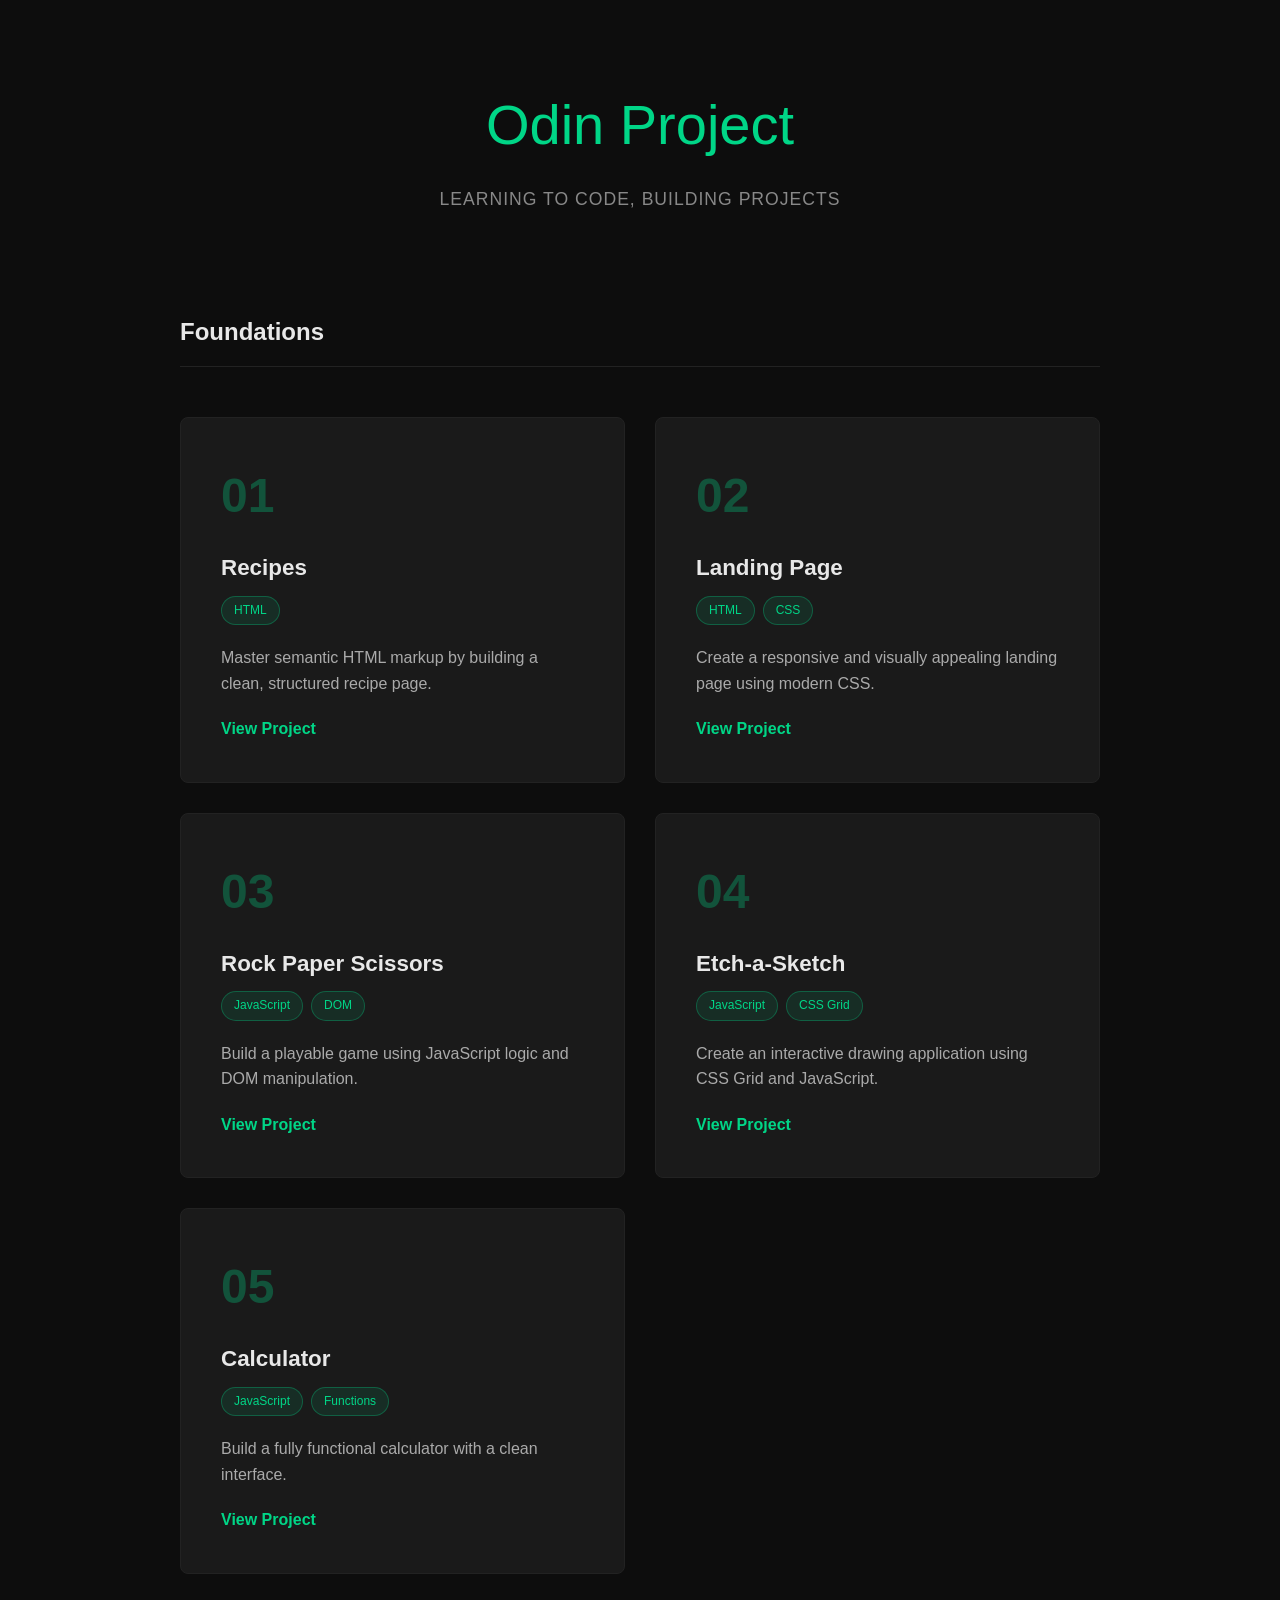
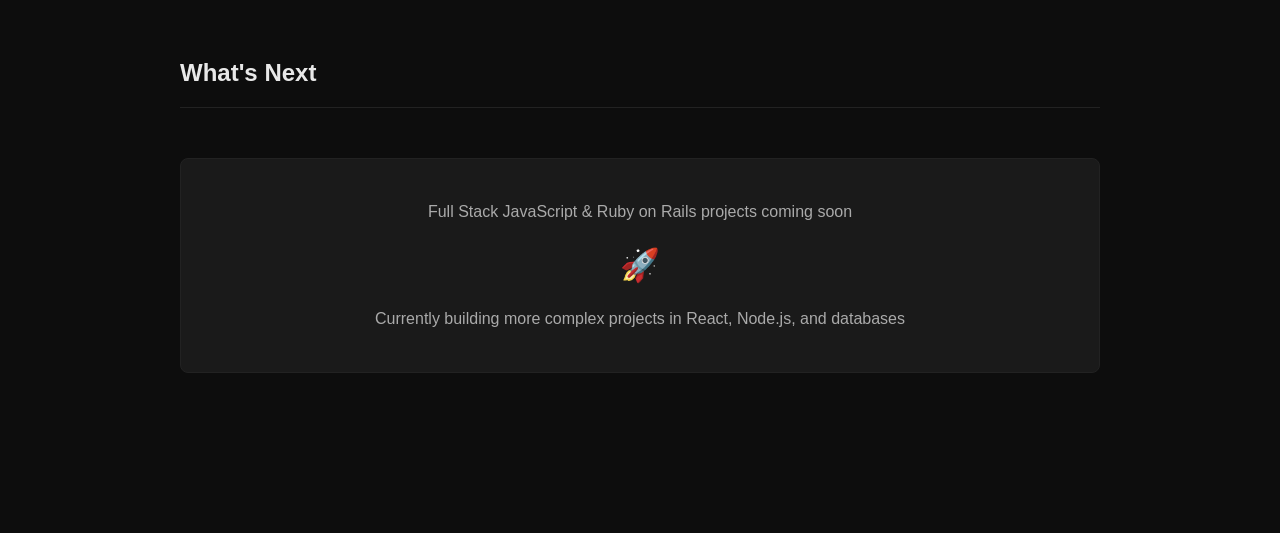
<file: index.html>
<!DOCTYPE html>
<html lang="en">
<head>
    <meta charset="UTF-8">
    <meta name="viewport" content="width=device-width, initial-scale=1.0">
    <title>Odin Project Solutions</title>
    <link rel="stylesheet" href="styles.css">
</head>
<body>
    <div class="container">
        <header>
            <h1><span class="accent">Odin Project</span></h1>
            <p class="tagline">Learning to Code, Building Projects</p>
        </header>

        <section>
            <h2>Foundations</h2>
            <div class="projects-grid">
                <div class="project-card">
                    <div class="project-number">01</div>
                    <h3>Recipes</h3>
                    <div class="tech-stack">
                        <span class="tech-tag">HTML</span>
                    </div>
                    <p class="project-description">Master semantic HTML markup by building a clean, structured recipe page.</p>
                    <a href="./foundations/projects/odin-recipes/" class="project-link">View Project</a>
                </div>

                <div class="project-card">
                    <div class="project-number">02</div>
                    <h3>Landing Page</h3>
                    <div class="tech-stack">
                        <span class="tech-tag">HTML</span>
                        <span class="tech-tag">CSS</span>
                    </div>
                    <p class="project-description">Create a responsive and visually appealing landing page using modern CSS.</p>
                    <a href="./foundations/projects/landing-page/" class="project-link">View Project</a>
                </div>

                <div class="project-card">
                    <div class="project-number">03</div>
                    <h3>Rock Paper Scissors</h3>
                    <div class="tech-stack">
                        <span class="tech-tag">JavaScript</span>
                        <span class="tech-tag">DOM</span>
                    </div>
                    <p class="project-description">Build a playable game using JavaScript logic and DOM manipulation.</p>
                    <a href="./foundations/projects/rock-paper-scissors/" class="project-link">View Project</a>
                </div>

                <div class="project-card">
                    <div class="project-number">04</div>
                    <h3>Etch-a-Sketch</h3>
                    <div class="tech-stack">
                        <span class="tech-tag">JavaScript</span>
                        <span class="tech-tag">CSS Grid</span>
                    </div>
                    <p class="project-description">Create an interactive drawing application using CSS Grid and JavaScript.</p>
                    <a href="./foundations/projects/etch-a-sketch/" class="project-link">View Project</a>
                </div>

                <div class="project-card">
                    <div class="project-number">05</div>
                    <h3>Calculator</h3>
                    <div class="tech-stack">
                        <span class="tech-tag">JavaScript</span>
                        <span class="tech-tag">Functions</span>
                    </div>
                    <p class="project-description">Build a fully functional calculator with a clean interface.</p>
                    <a href="./foundations/projects/calculator/" class="project-link">View Project</a>
                </div>
            </div>
        </section>

        <section>
            <h2>What's Next</h2>
            <div class="coming-soon">
                <p>Full Stack JavaScript & Ruby on Rails projects coming soon</p>
                <p style="font-size: 2em; margin: 15px 0;">🚀</p>
                <p>Currently building more complex projects in React, Node.js, and databases</p>
            </div>
        </section>

    </div>
</body>
</html>
</file>
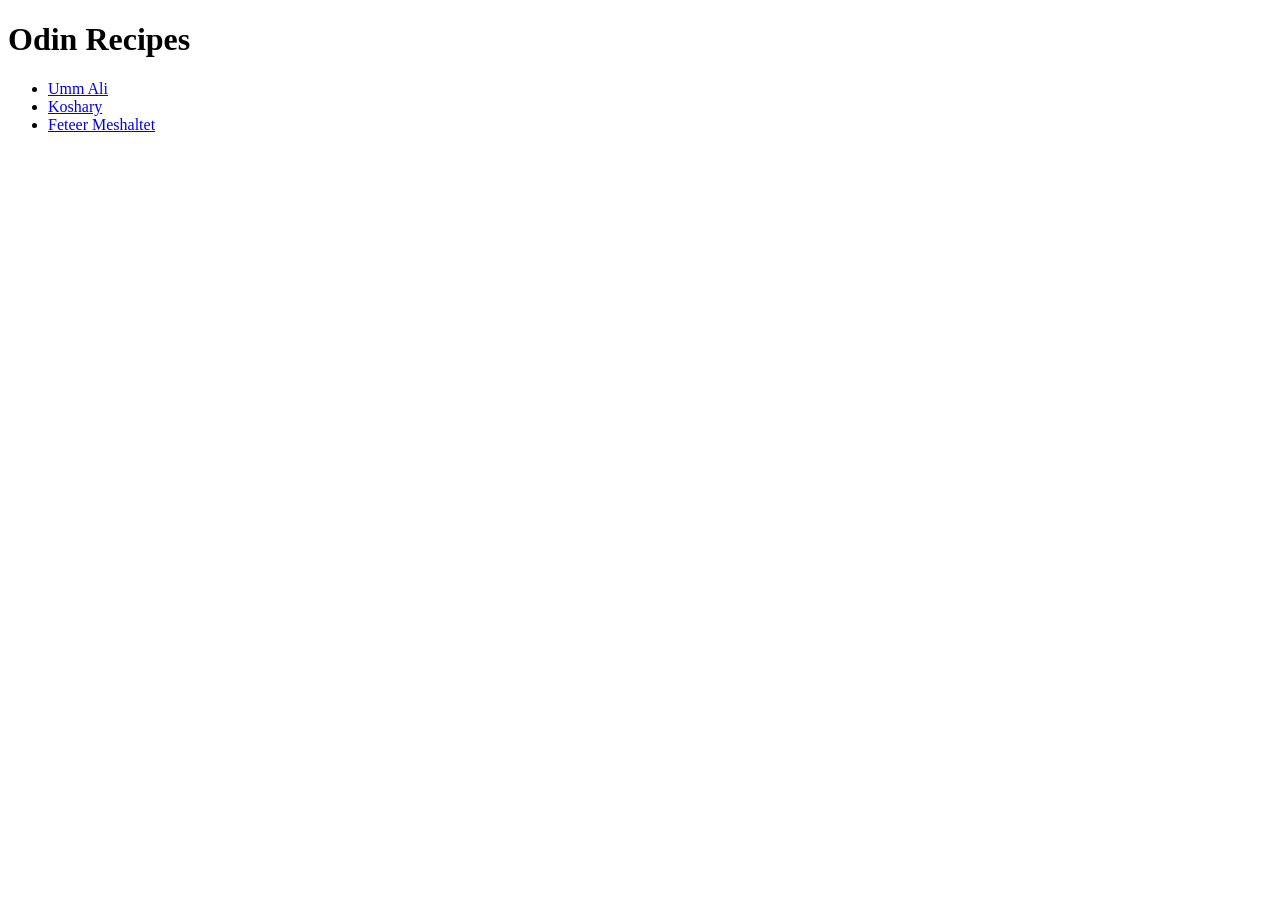
<file: foundations/projects/odin-recipes/index.html>
<!DOCTYPE html>
<html lang="en">
<head>
    <meta charset="UTF-8">
    <meta name="viewport" content="width=device-width, initial-scale=1.0">
    <title>Recipes</title>
</head>
<body>
    <h1>Odin Recipes</h1>
    <ul>
        <li><a href="recipes/Umm-Ali.html">Umm Ali</a></li>
        <li><a href="recipes/Koshary.html">Koshary</a></li>
        <li><a href="recipes/Feteer-Meshaltet.html">Feteer Meshaltet</a></li>
    </ul>
</body>
</html>
</file>
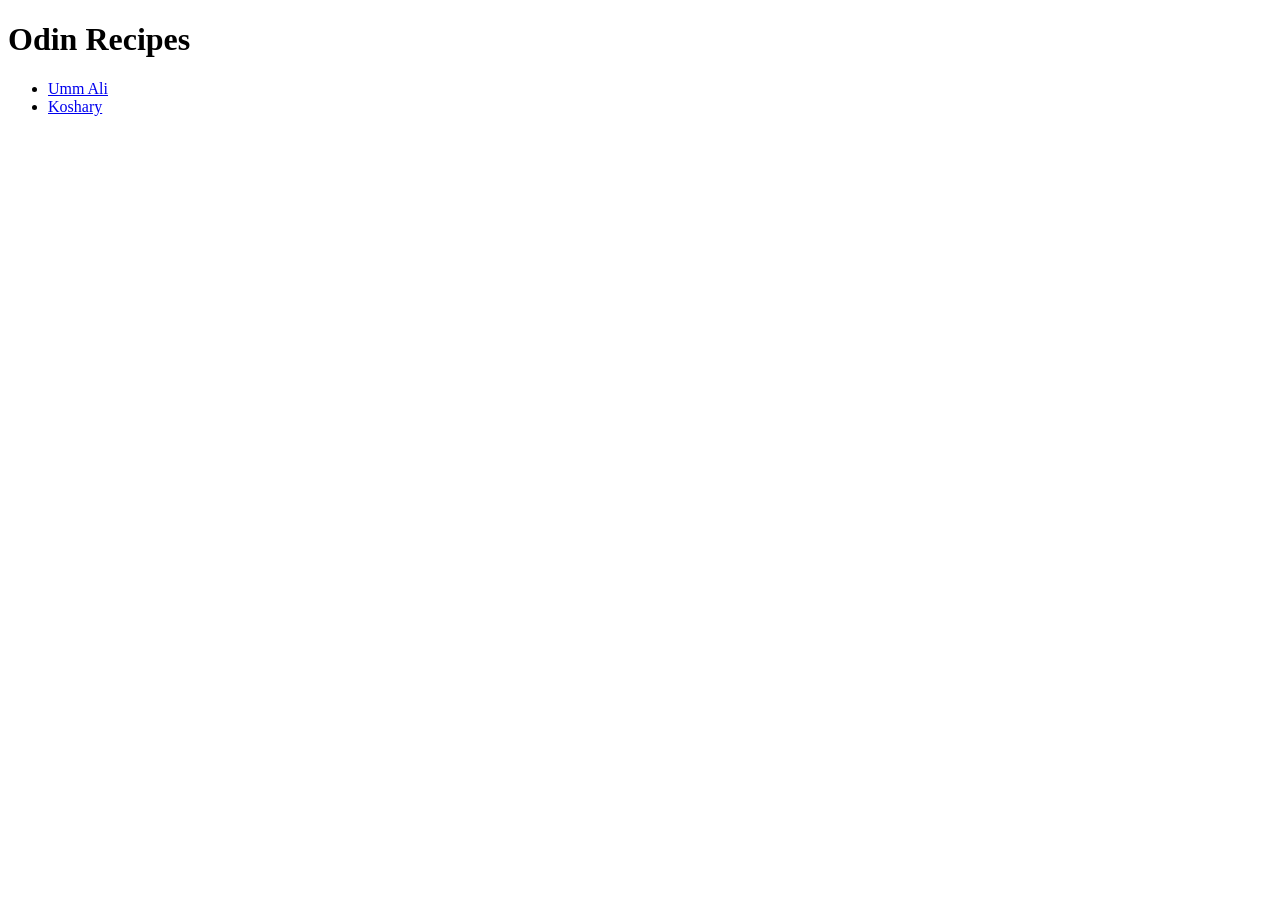
<file: foundations/projects/recipes/index.html>
<!DOCTYPE html>
<html lang="en">
<head>
    <meta charset="UTF-8">
    <meta name="viewport" content="width=device-width, initial-scale=1.0">
    <title>Recipes</title>
</head>
<body>
    <h1>Odin Recipes</h1>
    <ul>
        <li><a href="Umm-Ali.html">Umm Ali</a></li>
        <li><a href="Koshary.html">Koshary</a></li>
    </ul>
</body>
</html>
</file>
<file: styles.css>
:root {
    --accent: #00d687;
    --bg: #0d0d0d;
    --card: #1a1a1a;
    --border: #222;
    --text: #e8e8e8;
    --text-dim: #aaa;
}

* {
    margin: 0;
    padding: 0;
    box-sizing: border-box;
}

body {
    font-family: -apple-system, BlinkMacSystemFont, 'Segoe UI', Roboto, sans-serif;
    background: var(--bg);
    color: var(--text);
    line-height: 1.6;
}

.container {
    max-width: 1000px;
    margin: 0 auto;
    padding: 80px 40px;
}

h1 {
    font-size: 3.5em;
    font-weight: 300;
    margin-bottom: 15px;
}

.accent {
    color: var(--accent);
}

.tagline {
    font-size: 1.1em;
    color: #888;
    letter-spacing: 1px;
    text-transform: uppercase;
    margin-bottom: 50px;
}

header {
    text-align: center;
    margin-bottom: 100px;
}

section {
    margin-bottom: 80px;
}

h2 {
    font-size: 1.5em;
    margin-bottom: 50px;
    padding-bottom: 15px;
    border-bottom: 1px solid var(--border);
}

.projects-grid {
    display: grid;
    grid-template-columns: repeat(auto-fit, minmax(320px, 1fr));
    gap: 30px;
}

.project-card {
    background: var(--card);
    padding: 40px;
    border-radius: 8px;
    border: 1px solid var(--border);
    transition: all 0.3s ease;
}

.project-card:hover {
    border-color: var(--accent);
    transform: translateY(-8px);
    box-shadow: 0 20px 50px rgba(0, 214, 135, 0.15);
}

.project-number {
    font-size: 3em;
    font-weight: 700;
    color: var(--accent);
    opacity: 0.3;
    margin-bottom: 15px;
}

.project-card h3 {
    font-size: 1.4em;
    margin-bottom: 10px;
    font-weight: 600;
}

.tech-stack {
    display: flex;
    flex-wrap: wrap;
    gap: 8px;
    margin-bottom: 20px;
}

.tech-tag {
    font-size: 0.75em;
    padding: 4px 12px;
    background: rgba(0, 214, 135, 0.1);
    border: 1px solid rgba(0, 214, 135, 0.3);
    border-radius: 20px;
    color: var(--accent);
    font-weight: 500;
}

.project-description {
    color: var(--text-dim);
    margin-bottom: 20px;
}

.project-link {
    color: var(--accent);
    text-decoration: none;
    font-weight: 600;
    transition: all 0.3s ease;
}

.project-link:hover {
    color: #fff;
}

.coming-soon {
    background: var(--card);
    padding: 40px;
    border-radius: 8px;
    border: 1px solid var(--border);
    text-align: center;
    color: var(--text-dim);
}

footer {
    text-align: center;
    padding-top: 60px;
    border-top: 1px solid var(--border);
    color: #666;
}

footer a {
    color: var(--accent);
    text-decoration: none;
}

footer a:hover {
    color: #fff;
}

@media (max-width: 768px) {
    .container {
        padding: 40px 20px;
    }

    h1 {
        font-size: 2.2em;
    }

    .projects-grid {
        grid-template-columns: 1fr;
    }
}
</file>
